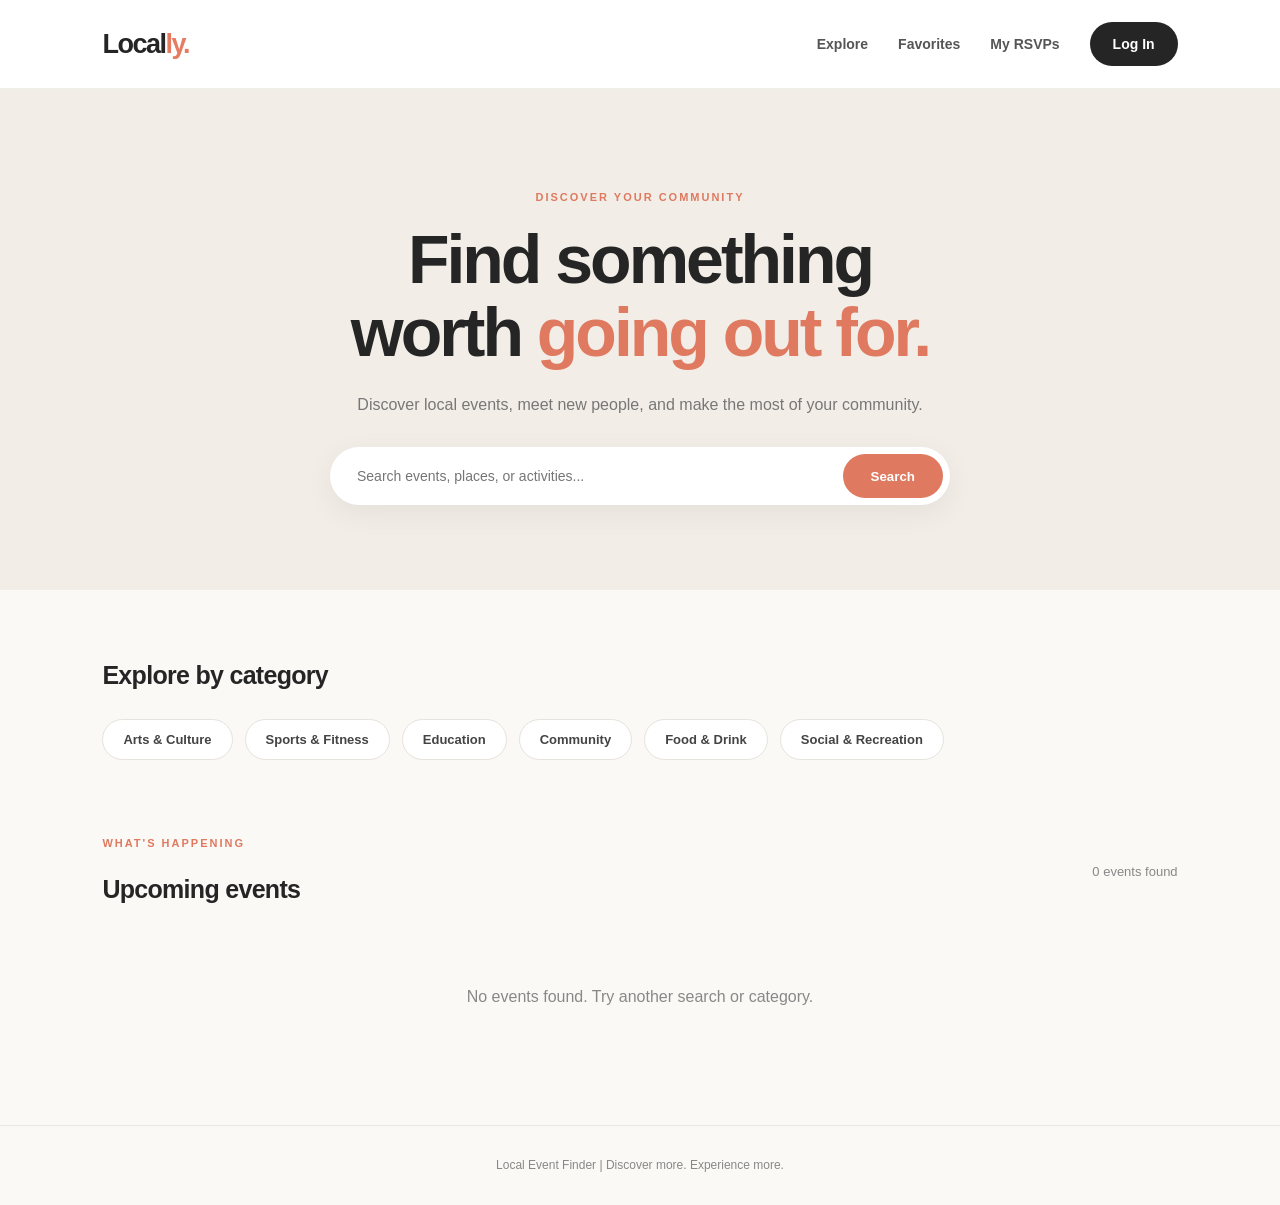
<file: index.html>
<!DOCTYPE html>
<html lang="en">
<head>
    <meta charset="UTF-8">
    <meta name="viewport" content="width=device-width, initial-scale=1.0">
    <title>Local Event Finder</title>
    <link rel="stylesheet" href="css/styles.css">
</head>

<body>

    <header class="navbar">
        <a href="index.html" class="logo">Local<span>ly.</span></a>

        <nav>
            <a href="index.html">Explore</a>
            <a href="pages/favorites.html">Favorites</a>
            <a href="pages/rsvps.html">My RSVPs</a>
            <a href="pages/login.html" class="login-btn">Log In</a>
        </nav>
    </header>

    <main>

        <section class="hero">
            <p class="eyebrow">DISCOVER YOUR COMMUNITY</p>

            <h1>Find something<br>worth <span>going out for.</span></h1>

            <p class="hero-description">
                Discover local events, meet new people,
                and make the most of your community.
            </p>

            <div class="search-container">
                <input
                    type="text"
                    id="searchInput"
                    placeholder="Search events, places, or activities..."
                >
                <button id="searchButton">Search</button>
            </div>
        </section>

        <section class="categories">
            <h2>Explore by category</h2>

            <div class="category-list">
                <button class="category-btn" data-category="Arts and Culture">Arts & Culture</button>
                <button class="category-btn" data-category="Sports and Fitness">Sports & Fitness</button>
                <button class="category-btn" data-category="Education">Education</button>
                <button class="category-btn" data-category="Community and Volunteering">Community</button>
                <button class="category-btn" data-category="Food and Drink">Food & Drink</button>
                <button class="category-btn" data-category="Social and Recreation">Social & Recreation</button>
            </div>
        </section>

        <section class="events-section">
            <div class="section-heading">
                <div>
                    <p class="eyebrow">WHAT'S HAPPENING</p>
                    <h2>Upcoming events</h2>
                </div>
                <span id="eventCount"></span>
            </div>

            <div id="eventGrid" class="event-grid"></div>

            <p id="emptyMessage" class="empty-message" hidden>
                No events found. Try another search or category.
            </p>
        </section>

    </main>

    <footer>
        <p>Local Event Finder | Discover more. Experience more.</p>
    </footer>

    <script src="js/events.js"></script>
    <script src="js/filters.js"></script>
    <script src="js/app.js"></script>

</body>
</html>
</file>
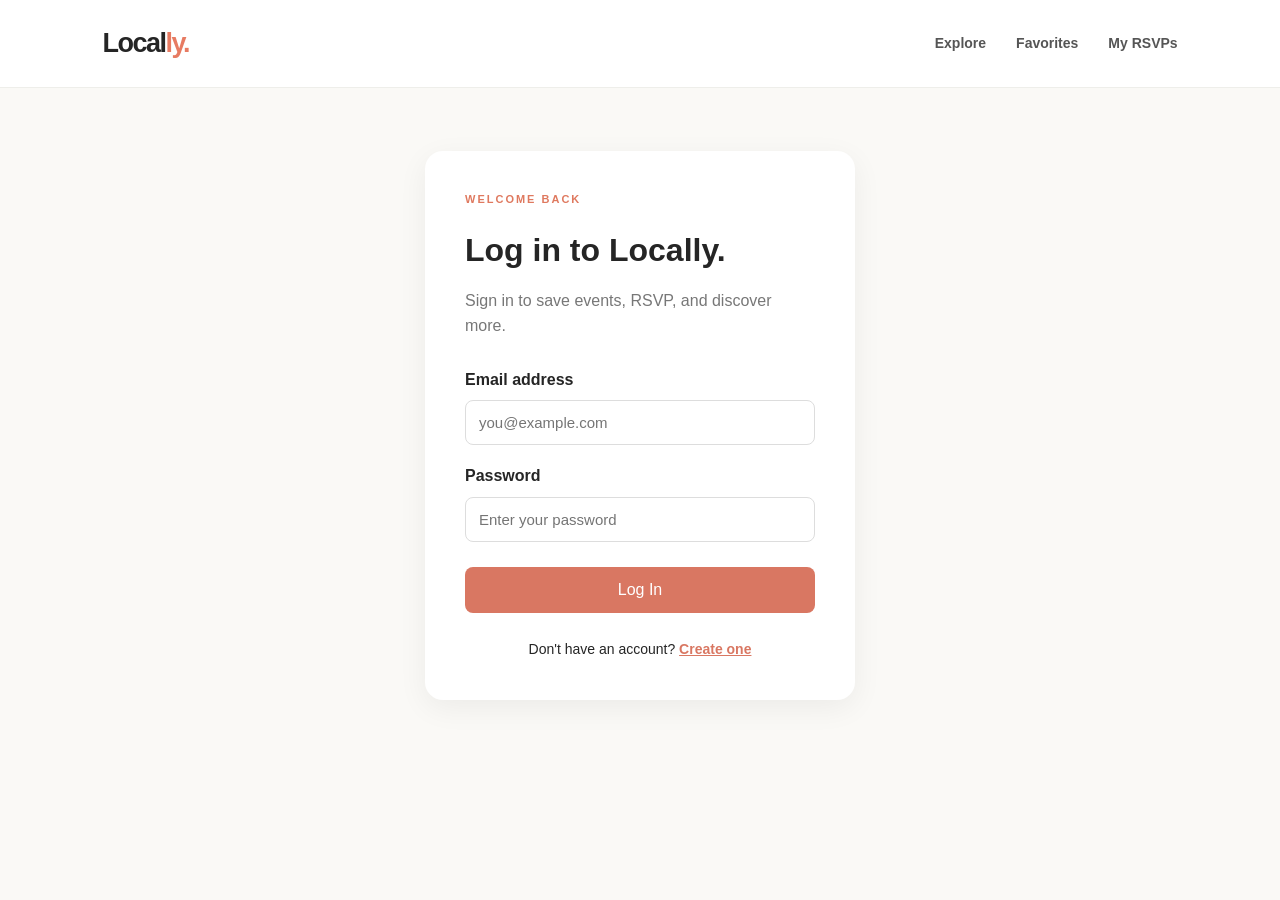
<file: pages/login.html>
<!DOCTYPE html>
<html lang="en">
<head>
    <meta charset="UTF-8">
    <meta name="viewport" content="width=device-width, initial-scale=1.0">
    <title>Log In | Local Event Finder</title>
    <link rel="stylesheet" href="../css/styles.css">
</head>
<body>
    <header class="navbar">
        <a href="../index.html" class="logo">Local<span>ly.</span></a>
        <nav>
            <a href="../index.html">Explore</a>
            <a href="favorites.html">Favorites</a>
            <a href="rsvps.html">My RSVPs</a>
        </nav>
    </header>

    <main class="auth-page">
        <div class="auth-card">
            <p class="eyebrow">WELCOME BACK</p>
            <h1>Log in to Locally.</h1>
            <p class="auth-description">
                Sign in to save events, RSVP, and discover more.
            </p>

            <form id="loginForm">
                <label for="email">Email address</label>
                <input
                    type="email"
                    id="email"
                    placeholder="you@example.com"
                    required
                >

                <label for="password">Password</label>
                <input
                    type="password"
                    id="password"
                    placeholder="Enter your password"
                    required
                >

                <button type="submit" class="auth-submit">
                    Log In
                </button>

                <p id="loginMessage" class="form-message" role="status"></p>
            </form>

            <p class="auth-switch">
                Don't have an account?
                <a href="register.html">Create one</a>
            </p>
        </div>
    </main>
</body>
</html>
</file>
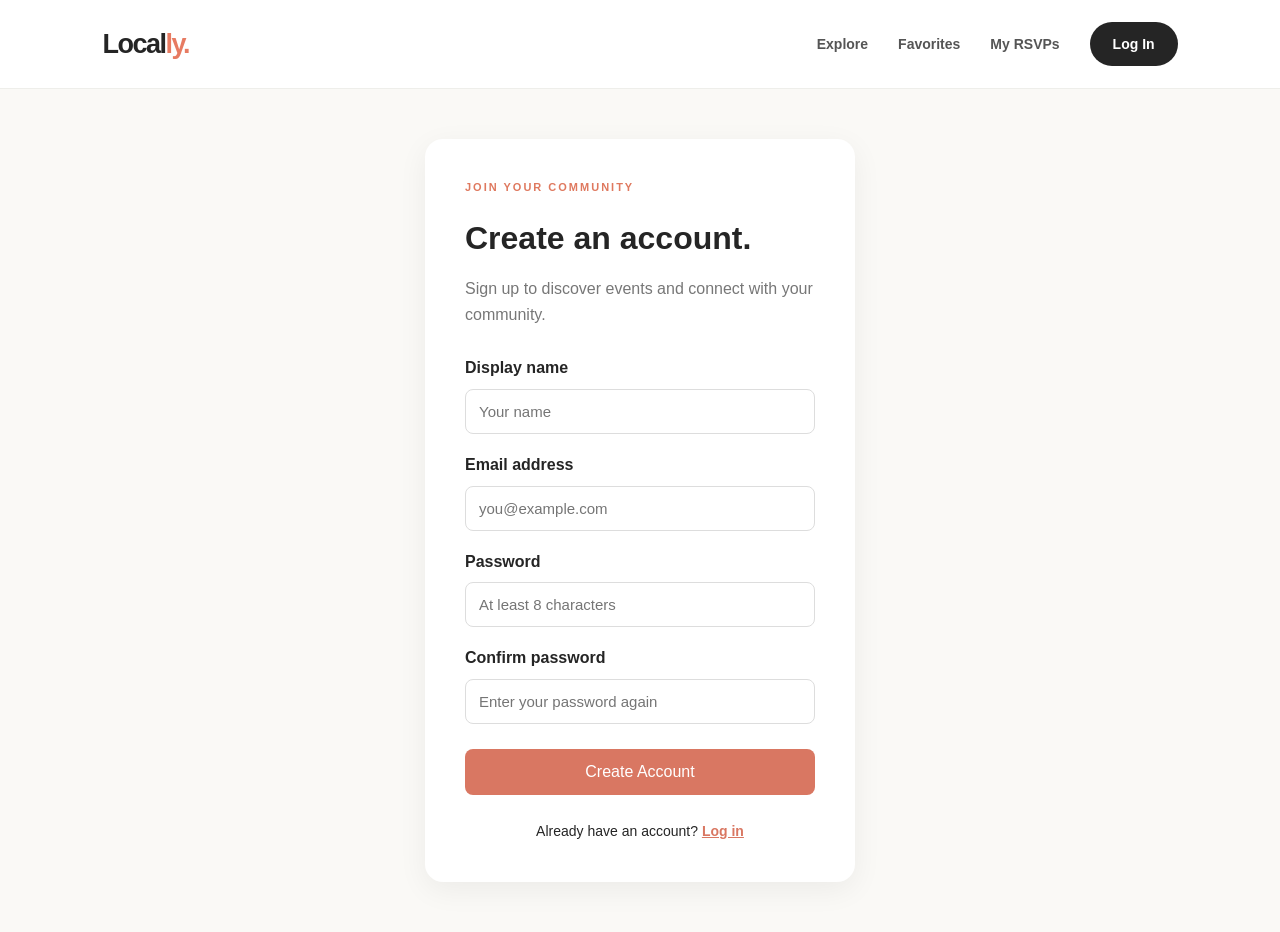
<file: pages/register.html>
<!DOCTYPE html>
<html lang="en">
<head>
    <meta charset="UTF-8">
    <meta name="viewport" content="width=device-width, initial-scale=1.0">
    <title>Create Account | Local Event Finder</title>
    <link rel="stylesheet" href="../css/styles.css">
</head>
<body>
    <header class="navbar">
        <a href="../index.html" class="logo">Local<span>ly.</span></a>
        <nav>
            <a href="../index.html">Explore</a>
            <a href="favorites.html">Favorites</a>
            <a href="rsvps.html">My RSVPs</a>
            <a href="login.html" class="login-btn">Log In</a>
        </nav>
    </header>

    <main class="auth-page">
        <div class="auth-card">
            <p class="eyebrow">JOIN YOUR COMMUNITY</p>
            <h1>Create an account.</h1>
            <p class="auth-description">
                Sign up to discover events and connect with your community.
            </p>

            <form id="registerForm">
                <label for="displayName">Display name</label>
                <input
                    type="text"
                    id="displayName"
                    placeholder="Your name"
                    required
                >

                <label for="email">Email address</label>
                <input
                    type="email"
                    id="email"
                    placeholder="you@example.com"
                    required
                >

                <label for="password">Password</label>
                <input
                    type="password"
                    id="password"
                    placeholder="At least 8 characters"
                    minlength="8"
                    required
                >

                <label for="confirmPassword">Confirm password</label>
                <input
                    type="password"
                    id="confirmPassword"
                    placeholder="Enter your password again"
                    minlength="8"
                    required
                >

                <button type="submit" class="auth-submit">
                    Create Account
                </button>

                <p id="registerMessage" class="form-message" role="status"></p>
            </form>

            <p class="auth-switch">
                Already have an account?
                <a href="login.html">Log in</a>
            </p>
        </div>
    </main>
</body>
</html>
</file>
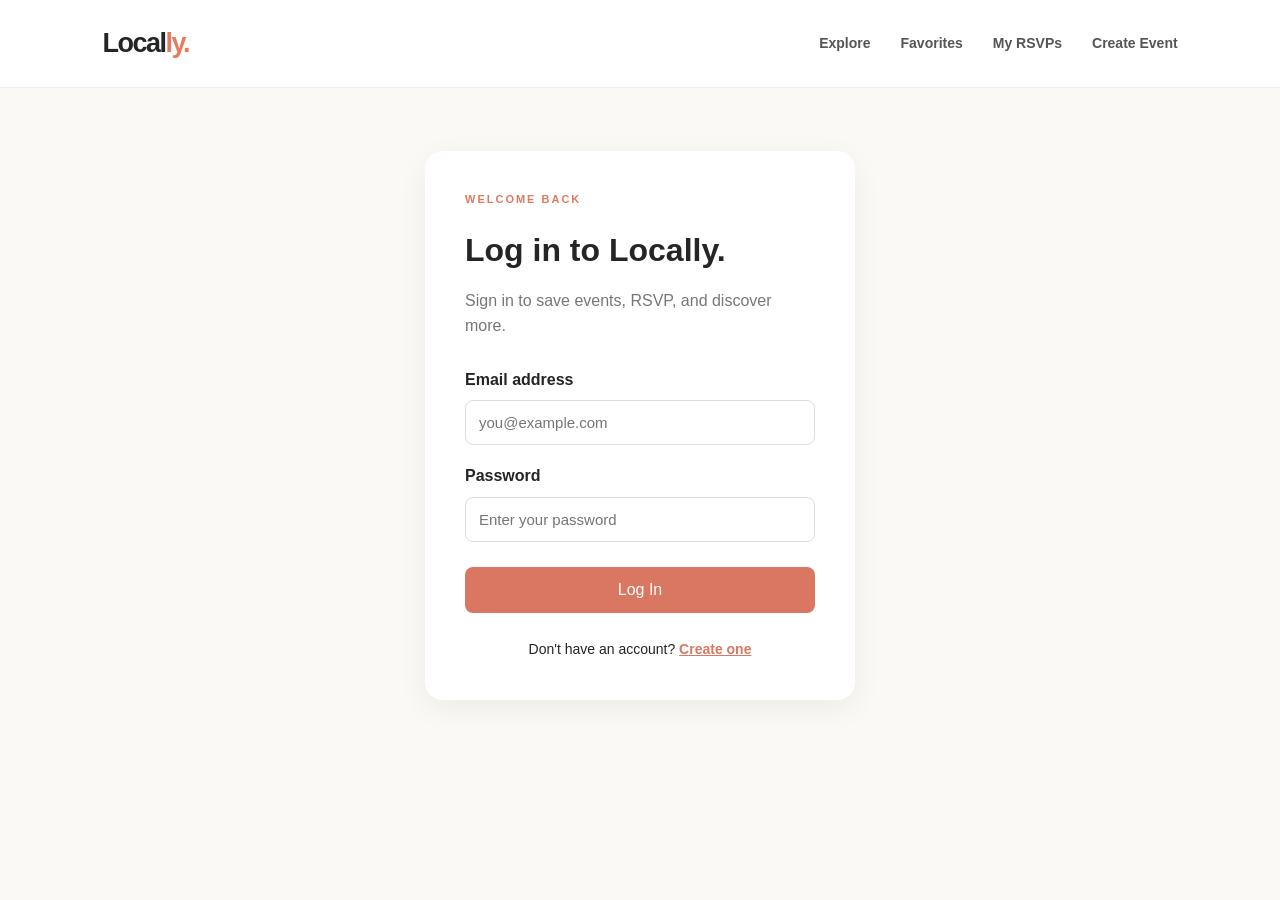
<file: frontend/pages/login.html>
<!DOCTYPE html>
<html lang="en">
<head>
    <meta charset="UTF-8">
    <meta name="viewport" content="width=device-width, initial-scale=1.0">
    <title>Log In | Local Event Finder</title>
    <link rel="stylesheet" href="../css/styles.css">
</head>
<body>
    <header class="navbar">
        <a href="../index.html" class="logo">Local<span>ly.</span></a>
        <nav>
            <a href="../index.html">Explore</a>
            <a href="favorites.html">Favorites</a>
            <a href="rsvps.html">My RSVPs</a>
            <a href="create-event.html">Create Event</a>
        </nav>
    </header>

    <main class="auth-page">
        <div class="auth-card">
            <p class="eyebrow">WELCOME BACK</p>
            <h1>Log in to Locally.</h1>
            <p class="auth-description">
                Sign in to save events, RSVP, and discover more.
            </p>

            <form id="loginForm">
                <label for="email">Email address</label>
                <input
                    type="email"
                    id="email"
                    placeholder="you@example.com"
                    required
                >

                <label for="password">Password</label>
                <input
                    type="password"
                    id="password"
                    placeholder="Enter your password"
                    required
                >

                <button type="submit" class="auth-submit">
                    Log In
                </button>

                <p id="loginMessage" class="form-message" role="status"></p>
            </form>

            <p class="auth-switch">
                Don't have an account?
                <a href="register.html">Create one</a>
            </p>
        </div>
    </main>
    <script src="../js/api.js"></script>
    <script src="../js/auth.js"></script>
</body>
</html>
</file>
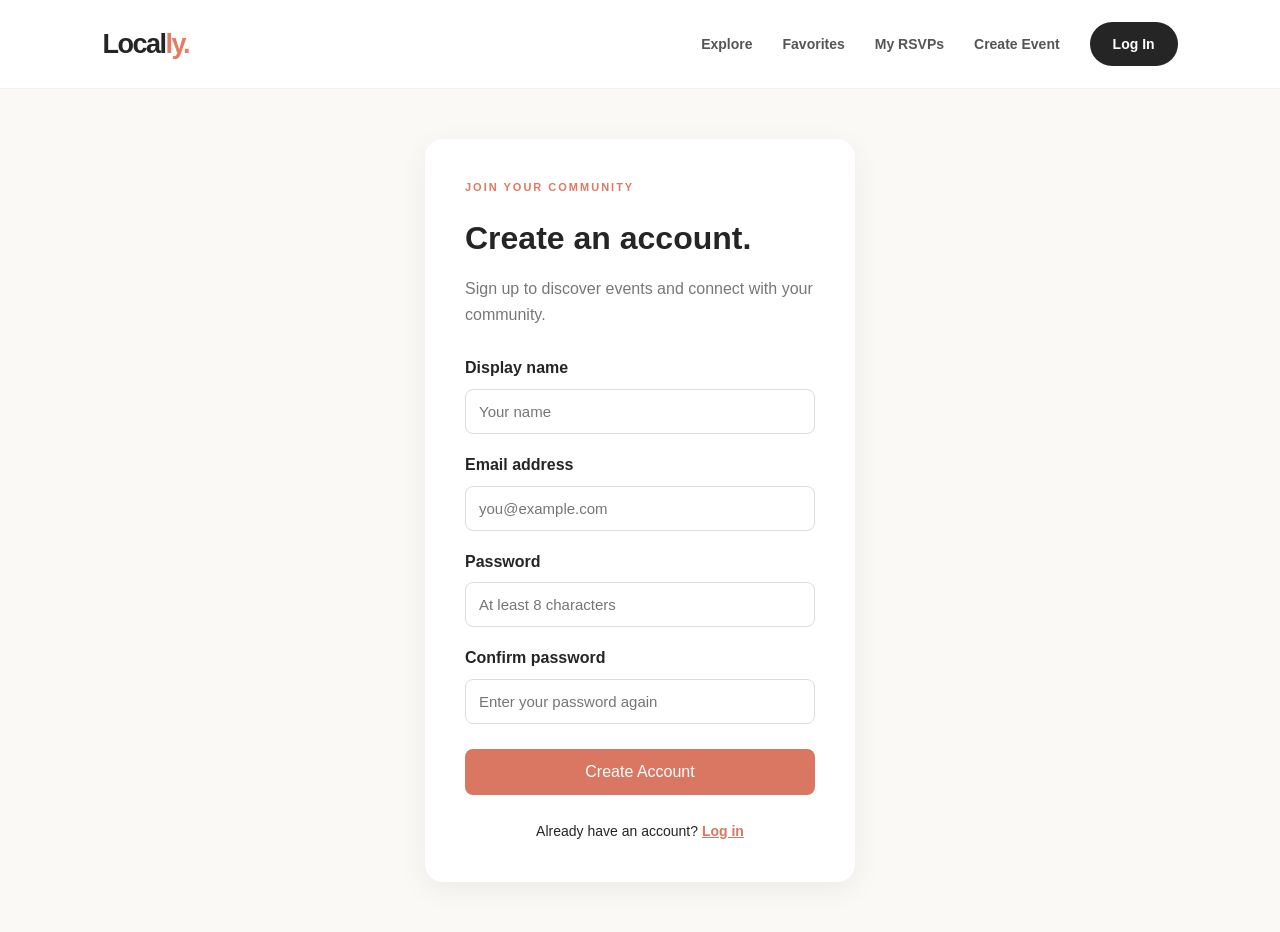
<file: frontend/pages/register.html>
<!DOCTYPE html>
<html lang="en">
<head>
    <meta charset="UTF-8">
    <meta name="viewport" content="width=device-width, initial-scale=1.0">
    <title>Create Account | Local Event Finder</title>
    <link rel="stylesheet" href="../css/styles.css">
</head>
<body>
    <header class="navbar">
        <a href="../index.html" class="logo">Local<span>ly.</span></a>
        <nav>
            <a href="../index.html">Explore</a>
            <a href="favorites.html">Favorites</a>
            <a href="rsvps.html">My RSVPs</a>
            <a href="create-event.html">Create Event</a>
            <a href="login.html" class="login-btn">Log In</a>
        </nav>
    </header>

    <main class="auth-page">
        <div class="auth-card">
            <p class="eyebrow">JOIN YOUR COMMUNITY</p>
            <h1>Create an account.</h1>
            <p class="auth-description">
                Sign up to discover events and connect with your community.
            </p>

            <form id="registerForm">
                <label for="displayName">Display name</label>
                <input
                    type="text"
                    id="displayName"
                    placeholder="Your name"
                    required
                >

                <label for="email">Email address</label>
                <input
                    type="email"
                    id="email"
                    placeholder="you@example.com"
                    required
                >

                <label for="password">Password</label>
                <input
                    type="password"
                    id="password"
                    placeholder="At least 8 characters"
                    minlength="8"
                    required
                >

                <label for="confirmPassword">Confirm password</label>
                <input
                    type="password"
                    id="confirmPassword"
                    placeholder="Enter your password again"
                    minlength="8"
                    required
                >

                <button type="submit" class="auth-submit">
                    Create Account
                </button>

                <p id="registerMessage" class="form-message" role="status"></p>
            </form>

            <p class="auth-switch">
                Already have an account?
                <a href="login.html">Log in</a>
            </p>
        </div>
    </main>
    <script src="../js/api.js"></script>
    <script src="../js/auth.js"></script>
</body>
</html>
</file>
<file: css/styles.css>
/* =================================
   LOCAL EVENT FINDER
   Main Stylesheet
================================= */

* {
    margin: 0;
    padding: 0;
    box-sizing: border-box;
}

body {
    font-family: Arial, Helvetica, sans-serif;
    background: #faf9f6;
    color: #252525;
    line-height: 1.6;
}

/* NAVIGATION */

.navbar {
    display: flex;
    justify-content: space-between;
    align-items: center;
    padding: 22px 8%;
    background: #ffffff;
    border-bottom: 1px solid #eeeeea;
}

.logo {
    font-size: 27px;
    font-weight: 800;
    color: #252525;
    text-decoration: none;
    letter-spacing: -1.5px;
}

.logo span {
    color: #e77b62;
}

.navbar nav {
    display: flex;
    align-items: center;
    gap: 30px;
}

.navbar nav a {
    text-decoration: none;
    color: #555;
    font-size: 14px;
    font-weight: 600;
}

.navbar nav a:hover {
    color: #e77b62;
}

.navbar nav .login-btn {
    background: #252525;
    color: white;
    padding: 11px 23px;
    border-radius: 30px;
}

/* HERO SECTION */

.hero {
    text-align: center;
    padding: 100px 20px 85px;
    background: #f2eee7;
}

.eyebrow {
    color: #df795f;
    font-size: 11px;
    font-weight: 800;
    letter-spacing: 2px;
    margin-bottom: 16px;
}

.hero h1 {
    font-size: clamp(42px, 6vw, 68px);
    line-height: 1.08;
    letter-spacing: -3px;
    margin-bottom: 22px;
}

.hero h1 span {
    color: #df795f;
}

.hero-description {
    color: #777;
    font-size: 16px;
    margin-bottom: 30px;
}

/* SEARCH */

.search-container {
    display: flex;
    max-width: 620px;
    margin: auto;
    background: white;
    padding: 7px;
    border-radius: 50px;
    box-shadow: 0 8px 30px rgba(0,0,0,0.06);
}

.search-container input {
    flex: 1;
    min-width: 0;
    border: none;
    outline: none;
    padding: 14px 20px;
    font-size: 14px;
    background: transparent;
}

.search-container button {
    background: #df795f;
    color: white;
    border: none;
    border-radius: 30px;
    padding: 13px 28px;
    font-weight: 700;
    cursor: pointer;
}

/* CATEGORIES */

.categories,
.events-section {
    padding: 65px 8%;
}

.categories h2,
.events-section h2 {
    font-size: 25px;
    letter-spacing: -0.7px;
    margin-bottom: 24px;
}

.category-list {
    display: flex;
    flex-wrap: wrap;
    gap: 12px;
}

.category-btn {
    padding: 12px 20px;
    border: 1px solid #e6e2dc;
    border-radius: 30px;
    background: white;
    color: #444;
    font-size: 13px;
    font-weight: 600;
    cursor: pointer;
    transition: 0.2s;
}

.category-btn:hover,
.category-btn.active {
    background: #252525;
    color: white;
    border-color: #252525;
}

/* EVENT SECTION */

.events-section {
    padding-top: 10px;
}

.section-heading {
    display: flex;
    justify-content: space-between;
    align-items: center;
    margin-bottom: 25px;
}

.section-heading h2 {
    margin-bottom: 0;
}

#eventCount {
    color: #888;
    font-size: 13px;
}

/* EVENT CARDS */

.event-grid {
    display: grid;
    grid-template-columns: repeat(3, minmax(0, 1fr));
    gap: 25px;
}

.event-card {
    background: white;
    border: 1px solid #eeece8;
    border-radius: 15px;
    overflow: hidden;
    transition: transform 0.25s, box-shadow 0.25s;
}

.event-card:hover {
    transform: translateY(-5px);
    box-shadow: 0 12px 30px rgba(0,0,0,0.07);
}

.event-image {
    height: 210px;
    position: relative;
    background: #e9e2d8;
}

.event-image img {
    width: 100%;
    height: 100%;
    object-fit: cover;
}

.event-content {
    padding: 20px;
}

.event-category {
    color: #df795f;
    font-size: 10px;
    font-weight: 800;
    letter-spacing: 1px;
    text-transform: uppercase;
}

.event-content h3 {
    font-size: 19px;
    margin: 8px 0;
    letter-spacing: -0.4px;
}

.event-description {
    color: #777;
    font-size: 13px;
    margin-bottom: 15px;
}

.event-info {
    color: #666;
    font-size: 12px;
    margin-bottom: 6px;
}

.event-actions {
    display: flex;
    align-items: center;
    justify-content: space-between;
    margin-top: 18px;
}

.details-btn {
    background: #252525;
    color: white;
    padding: 10px 17px;
    border-radius: 25px;
    text-decoration: none;
    font-size: 12px;
    font-weight: 700;
}

.favorite-btn {
    border: 1px solid #e8e5e0;
    background: white;
    border-radius: 50%;
    width: 38px;
    height: 38px;
    cursor: pointer;
    font-size: 18px;
}

.favorite-btn.active {
    color: #df795f;
}

/* EMPTY RESULTS */

.empty-message {
    text-align: center;
    padding: 50px 20px;
    color: #888;
}

/* FOOTER */

footer {
    text-align: center;
    padding: 30px;
    border-top: 1px solid #eae7e1;
    color: #888;
    font-size: 12px;
}

/* RESPONSIVE DESIGN */

@media (max-width: 850px) {
    .event-grid {
        grid-template-columns: repeat(2, minmax(0, 1fr));
    }

    .navbar {
        padding: 20px 5%;
    }
}

@media (max-width: 600px) {
    .navbar {
        flex-direction: column;
        gap: 18px;
    }

    .navbar nav {
        gap: 15px;
        flex-wrap: wrap;
        justify-content: center;
    }

    .hero {
        padding: 70px 18px;
    }

    .hero h1 {
        letter-spacing: -2px;
    }

    .search-container {
        border-radius: 18px;
    }

    .search-container button {
        padding: 12px 17px;
    }

    .categories,
    .events-section {
        padding: 45px 5%;
    }

    .event-grid {
        grid-template-columns: 1fr;
    }
}



.event-details-page {
    max-width: 900px;
    margin: 50px auto;
    padding: 0 25px;
}

.back-link {
    display: inline-block;
    margin-bottom: 25px;
    color: #333;
    text-decoration: none;
}

.details-image {
    width: 100%;
    max-height: 400px;
    object-fit: cover;
    border-radius: 18px;
    margin-bottom: 25px;
}

.event-details-page h1 {
    font-size: 42px;
    margin: 10px 0;
}

.details-information {
    margin-top: 30px;
    padding: 25px;
    background: white;
    border-radius: 15px;
    line-height: 1.8;
}



.auth-page {
    min-height: 75vh;
    display: flex;
    justify-content: center;
    align-items: center;
    padding: 50px 20px;
}

.auth-card {
    background: white;
    width: 100%;
    max-width: 430px;
    padding: 40px;
    border-radius: 18px;
    box-shadow: 0 8px 30px rgba(0,0,0,0.06);
}

.auth-card h1 {
    font-size: 32px;
    margin: 12px 0;
}

.auth-description {
    color: #777;
    margin-bottom: 28px;
    line-height: 1.6;
}

.auth-card label {
    display: block;
    font-weight: 600;
    margin: 18px 0 8px;
}

.auth-card input {
    width: 100%;
    padding: 13px;
    border: 1px solid #ddd;
    border-radius: 8px;
    font-size: 15px;
}

.auth-submit {
    width: 100%;
    padding: 14px;
    margin-top: 25px;
    border: none;
    border-radius: 8px;
    background: #d97762;
    color: white;
    font-size: 16px;
    cursor: pointer;
}

.auth-switch {
    text-align: center;
    margin-top: 25px;
    font-size: 14px;
}

.auth-switch a {
    color: #d97762;
    font-weight: 600;
}
</file>
<file: frontend/css/styles.css>
/* =================================
   LOCAL EVENT FINDER
   Main Stylesheet
================================= */

* {
    margin: 0;
    padding: 0;
    box-sizing: border-box;
}

body {
    font-family: Arial, Helvetica, sans-serif;
    background: #faf9f6;
    color: #252525;
    line-height: 1.6;
}

/* NAVIGATION */

.navbar {
    display: flex;
    justify-content: space-between;
    align-items: center;
    padding: 22px 8%;
    background: #ffffff;
    border-bottom: 1px solid #eeeeea;
}

.logo {
    font-size: 27px;
    font-weight: 800;
    color: #252525;
    text-decoration: none;
    letter-spacing: -1.5px;
}

.logo span {
    color: #e77b62;
}

.navbar nav {
    display: flex;
    align-items: center;
    gap: 30px;
}

.navbar nav a {
    text-decoration: none;
    color: #555;
    font-size: 14px;
    font-weight: 600;
}

.navbar nav a:hover {
    color: #e77b62;
}

.navbar nav .login-btn {
    background: #252525;
    color: white;
    padding: 11px 23px;
    border-radius: 30px;
}

/* HERO SECTION */

.hero {
    text-align: center;
    padding: 100px 20px 85px;
    background: #f2eee7;
}

.eyebrow {
    color: #df795f;
    font-size: 11px;
    font-weight: 800;
    letter-spacing: 2px;
    margin-bottom: 16px;
}

.hero h1 {
    font-size: clamp(42px, 6vw, 68px);
    line-height: 1.08;
    letter-spacing: -3px;
    margin-bottom: 22px;
}

.hero h1 span {
    color: #df795f;
}

.hero-description {
    color: #777;
    font-size: 16px;
    margin-bottom: 30px;
}

/* SEARCH */

.search-container {
    display: flex;
    max-width: 620px;
    margin: auto;
    background: white;
    padding: 7px;
    border-radius: 50px;
    box-shadow: 0 8px 30px rgba(0,0,0,0.06);
}

.search-container input {
    flex: 1;
    min-width: 0;
    border: none;
    padding: 14px 20px;
    font-size: 14px;
    background: transparent;
}

.search-container button {
    background: #df795f;
    color: white;
    border: none;
    border-radius: 30px;
    padding: 13px 28px;
    font-weight: 700;
    cursor: pointer;
}

/* CATEGORIES */

.categories,
.events-section {
    padding: 65px 8%;
}

.categories h2,
.events-section h2 {
    font-size: 25px;
    letter-spacing: -0.7px;
    margin-bottom: 24px;
}

.category-list {
    display: flex;
    flex-wrap: wrap;
    gap: 12px;
}

.category-btn {
    padding: 12px 20px;
    border: 1px solid #e6e2dc;
    border-radius: 30px;
    background: white;
    color: #444;
    font-size: 13px;
    font-weight: 600;
    cursor: pointer;
    transition: 0.2s;
}

.category-btn:hover,
.category-btn.active {
    background: #252525;
    color: white;
    border-color: #252525;
}

/* EVENT SECTION */

.events-section {
    padding-top: 10px;
}

.section-heading {
    display: flex;
    justify-content: space-between;
    align-items: center;
    margin-bottom: 25px;
}

.section-heading h2 {
    margin-bottom: 0;
}

#eventCount {
    color: #888;
    font-size: 13px;
}

/* EVENT CARDS */

.event-grid {
    display: grid;
    grid-template-columns: repeat(3, minmax(0, 1fr));
    gap: 25px;
}

.event-card {
    background: white;
    border: 1px solid #eeece8;
    border-radius: 15px;
    overflow: hidden;
    transition: transform 0.25s, box-shadow 0.25s;
}

.event-card:hover {
    transform: translateY(-5px);
    box-shadow: 0 12px 30px rgba(0,0,0,0.07);
}

.event-image {
    height: 210px;
    position: relative;
    background: #e9e2d8;
}

.event-image img {
    width: 100%;
    height: 100%;
    object-fit: cover;
}

.event-content {
    padding: 20px;
}

.event-category {
    color: #df795f;
    font-size: 10px;
    font-weight: 800;
    letter-spacing: 1px;
    text-transform: uppercase;
}

.event-content h3 {
    font-size: 19px;
    margin: 8px 0;
    letter-spacing: -0.4px;
}

.event-description {
    color: #777;
    font-size: 13px;
    margin-bottom: 15px;
}

.event-info {
    color: #666;
    font-size: 12px;
    margin-bottom: 6px;
}

.event-actions {
    display: flex;
    align-items: center;
    justify-content: space-between;
    margin-top: 18px;
}

.details-btn {
    background: #252525;
    color: white;
    padding: 10px 17px;
    border-radius: 25px;
    text-decoration: none;
    font-size: 12px;
    font-weight: 700;
}

.favorite-btn {
    border: 1px solid #e8e5e0;
    background: white;
    border-radius: 50%;
    width: 38px;
    height: 38px;
    cursor: pointer;
    font-size: 18px;
}

.favorite-btn.active {
    color: #df795f;
}

/* EMPTY RESULTS */

.empty-message {
    text-align: center;
    padding: 50px 20px;
    color: #888;
}

/* FOOTER */

footer {
    text-align: center;
    padding: 30px;
    border-top: 1px solid #eae7e1;
    color: #888;
    font-size: 12px;
}

/* RESPONSIVE DESIGN */

@media (max-width: 850px) {
    .event-grid {
        grid-template-columns: repeat(2, minmax(0, 1fr));
    }

    .navbar {
        padding: 20px 5%;
    }
}

@media (max-width: 600px) {
    .navbar {
        flex-direction: column;
        gap: 18px;
    }

    .navbar nav {
        gap: 15px;
        flex-wrap: wrap;
        justify-content: center;
    }

    .hero {
        padding: 70px 18px;
    }

    .hero h1 {
        letter-spacing: -2px;
    }

    .search-container {
        border-radius: 18px;
    }

    .search-container button {
        padding: 12px 17px;
    }

    .categories,
    .events-section {
        padding: 45px 5%;
    }

    .event-grid {
        grid-template-columns: 1fr;
    }
}



.event-details-page {
    max-width: 900px;
    margin: 50px auto;
    padding: 0 25px;
}

.back-link {
    display: inline-block;
    margin-bottom: 25px;
    color: #333;
    text-decoration: none;
}

.details-image {
    width: 100%;
    max-height: 400px;
    object-fit: cover;
    border-radius: 18px;
    margin-bottom: 25px;
}

.event-details-page h1 {
    font-size: 42px;
    margin: 10px 0;
}

.details-information {
    margin-top: 30px;
    padding: 25px;
    background: white;
    border-radius: 15px;
    line-height: 1.8;
}



.auth-page {
    min-height: 75vh;
    display: flex;
    justify-content: center;
    align-items: center;
    padding: 50px 20px;
}

.auth-card {
    background: white;
    width: 100%;
    max-width: 430px;
    padding: 40px;
    border-radius: 18px;
    box-shadow: 0 8px 30px rgba(0,0,0,0.06);
}

.auth-card h1 {
    font-size: 32px;
    margin: 12px 0;
}

.auth-description {
    color: #777;
    margin-bottom: 28px;
    line-height: 1.6;
}

.auth-card label {
    display: block;
    font-weight: 600;
    margin: 18px 0 8px;
}

.auth-card input {
    width: 100%;
    padding: 13px;
    border: 1px solid #ddd;
    border-radius: 8px;
    font-size: 15px;
}

.auth-submit {
    width: 100%;
    padding: 14px;
    margin-top: 25px;
    border: none;
    border-radius: 8px;
    background: #d97762;
    color: white;
    font-size: 16px;
    cursor: pointer;
}

.auth-switch {
    text-align: center;
    margin-top: 25px;
    font-size: 14px;
}

.auth-switch a {
    color: #d97762;
    font-weight: 600;
}

/* Date filters (home page) */
.date-filters {
    display: flex;
    gap: 10px;
    align-items: center;
    justify-content: center;
    flex-wrap: wrap;
    margin-top: 14px;
}

.date-filters input {
    padding: 8px 10px;
    border: 1px solid #d0d5dd;
    border-radius: 8px;
    font: inherit;
}

/* Favorites page: remove button */
.remove-favorite-btn {
    border: 1px solid #d64545;
    background: white;
    color: #d64545;
    padding: 9px 14px;
    border-radius: 25px;
    font: inherit;
    font-size: 12px;
    cursor: pointer;
}

.remove-favorite-btn:hover {
    background: #fdeeee;
}

.remove-favorite-btn:disabled {
    opacity: 0.6;
    cursor: default;
}

/* Details page: favorite button */
.favorite-toggle {
    margin-top: 20px;
    border: 1px solid #252525;
    background: white;
    color: #252525;
    padding: 10px 20px;
    border-radius: 25px;
    font: inherit;
    cursor: pointer;
}

.favorite-toggle.active {
    background: #252525;
    color: white;
}

.favorites-section {
    padding-top: 50px;
}

/* Messages under forms and actions */
.form-message {
    margin-top: 14px;
    font-size: 14px;
    color: #b3412f;
}

.form-message.success {
    color: #2f7d4f;
}

.form-hint {
    margin: 6px 0 0;
    font-size: 13px;
    color: #777;
}

.field-error {
    margin: 6px 0 0;
    font-size: 13px;
    color: #b3412f;
}

.field-error:empty {
    display: none;
}

/* Create / Edit event form */
.form-card {
    max-width: 560px;
}

.auth-card select,
.auth-card textarea {
    width: 100%;
    padding: 13px;
    border: 1px solid #ddd;
    border-radius: 8px;
    font-size: 15px;
    font-family: inherit;
    background: white;
}

.auth-card input[aria-invalid="true"],
.auth-card select[aria-invalid="true"],
.auth-card textarea[aria-invalid="true"] {
    border-color: #b3412f;
}

.form-row {
    display: grid;
    grid-template-columns: 1fr 1fr;
    gap: 15px;
}

.auth-submit:disabled {
    opacity: 0.6;
    cursor: default;
}

/* Details page: RSVP / favorite / edit buttons */
.details-actions {
    display: flex;
    gap: 12px;
    align-items: center;
    flex-wrap: wrap;
    margin-top: 20px;
}

.details-actions .favorite-toggle {
    margin-top: 0;
}

.rsvp-btn {
    border: none;
    background: #d97762;
    color: white;
    padding: 11px 24px;
    border-radius: 25px;
    font: inherit;
    cursor: pointer;
}

.rsvp-btn:disabled {
    background: #cfcac2;
    color: #4a4a4a;
    cursor: default;
}

.rsvp-btn.going:disabled {
    background: #dff1e5;
    color: #2f7d4f;
}

/* My RSVPs table */
.table-wrap {
    overflow-x: auto;
    background: white;
    border-radius: 15px;
    box-shadow: 0 8px 30px rgba(0,0,0,0.05);
}

.rsvp-table {
    width: 100%;
    border-collapse: collapse;
    min-width: 640px;
}

.rsvp-table th,
.rsvp-table td {
    padding: 16px 18px;
    text-align: left;
    border-bottom: 1px solid #eee;
    vertical-align: top;
}

.rsvp-table th {
    font-size: 12px;
    text-transform: uppercase;
    letter-spacing: 0.05em;
    color: #777;
}

.rsvp-table tr:last-child td {
    border-bottom: none;
}

.rsvp-table a {
    font-weight: 600;
    color: #252525;
}

.cell-sub {
    display: block;
    margin-top: 4px;
    color: #777;
}

.status-pill {
    display: inline-block;
    padding: 4px 12px;
    border-radius: 20px;
    font-size: 12px;
    background: #eee;
}

.status-pill.upcoming { background: #e7f1fb; color: #1f5f99; }
.status-pill.confirmed { background: #dff1e5; color: #2f7d4f; }
.status-pill.cancelled { background: #fdeeee; color: #b3412f; }

.visually-hidden {
    position: absolute;
    width: 1px;
    height: 1px;
    overflow: hidden;
    clip: rect(0 0 0 0);
    white-space: nowrap;
}

.search-container:focus-within {
    outline: 3px solid #252525;
    outline-offset: 2px;
}

a:focus-visible, button:focus-visible, input:focus-visible, select:focus-visible, textarea:focus-visible {
    outline: 3px solid #252525;
    outline-offset: 2px;
}
</file>
